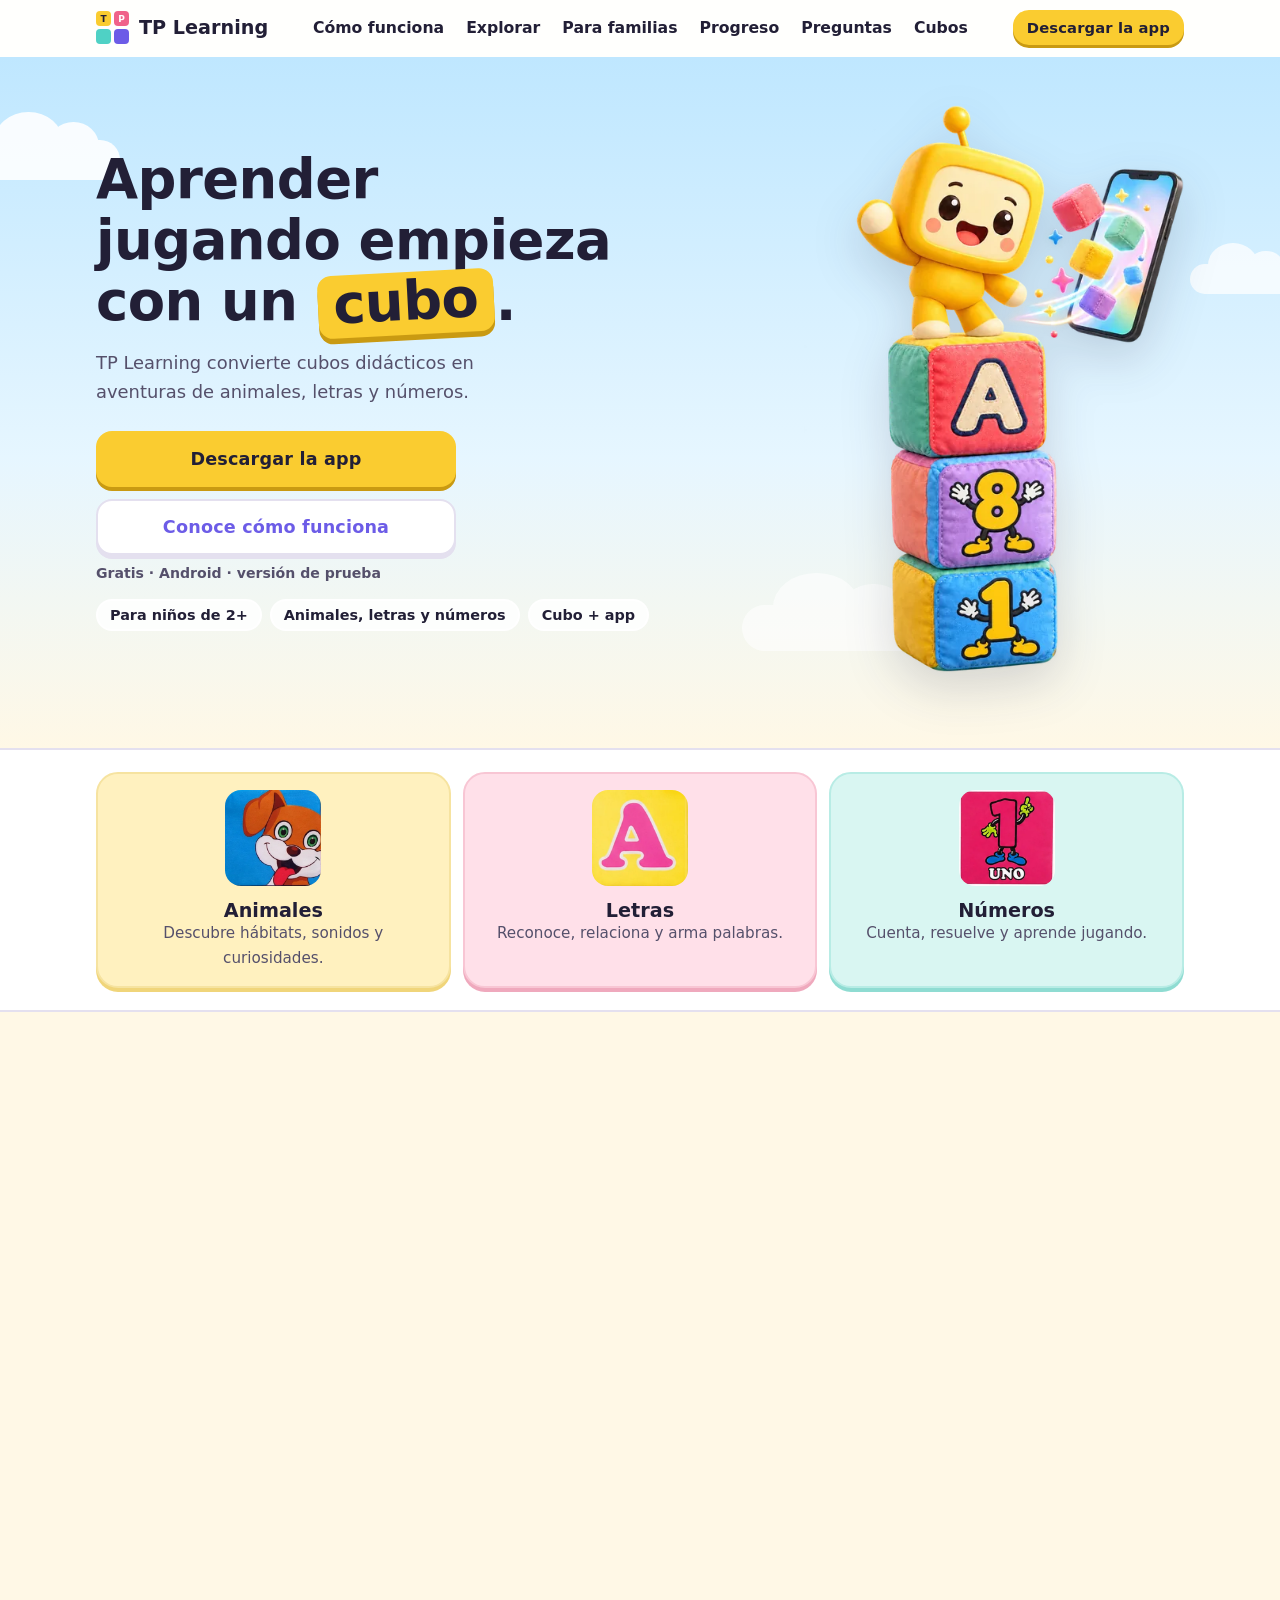
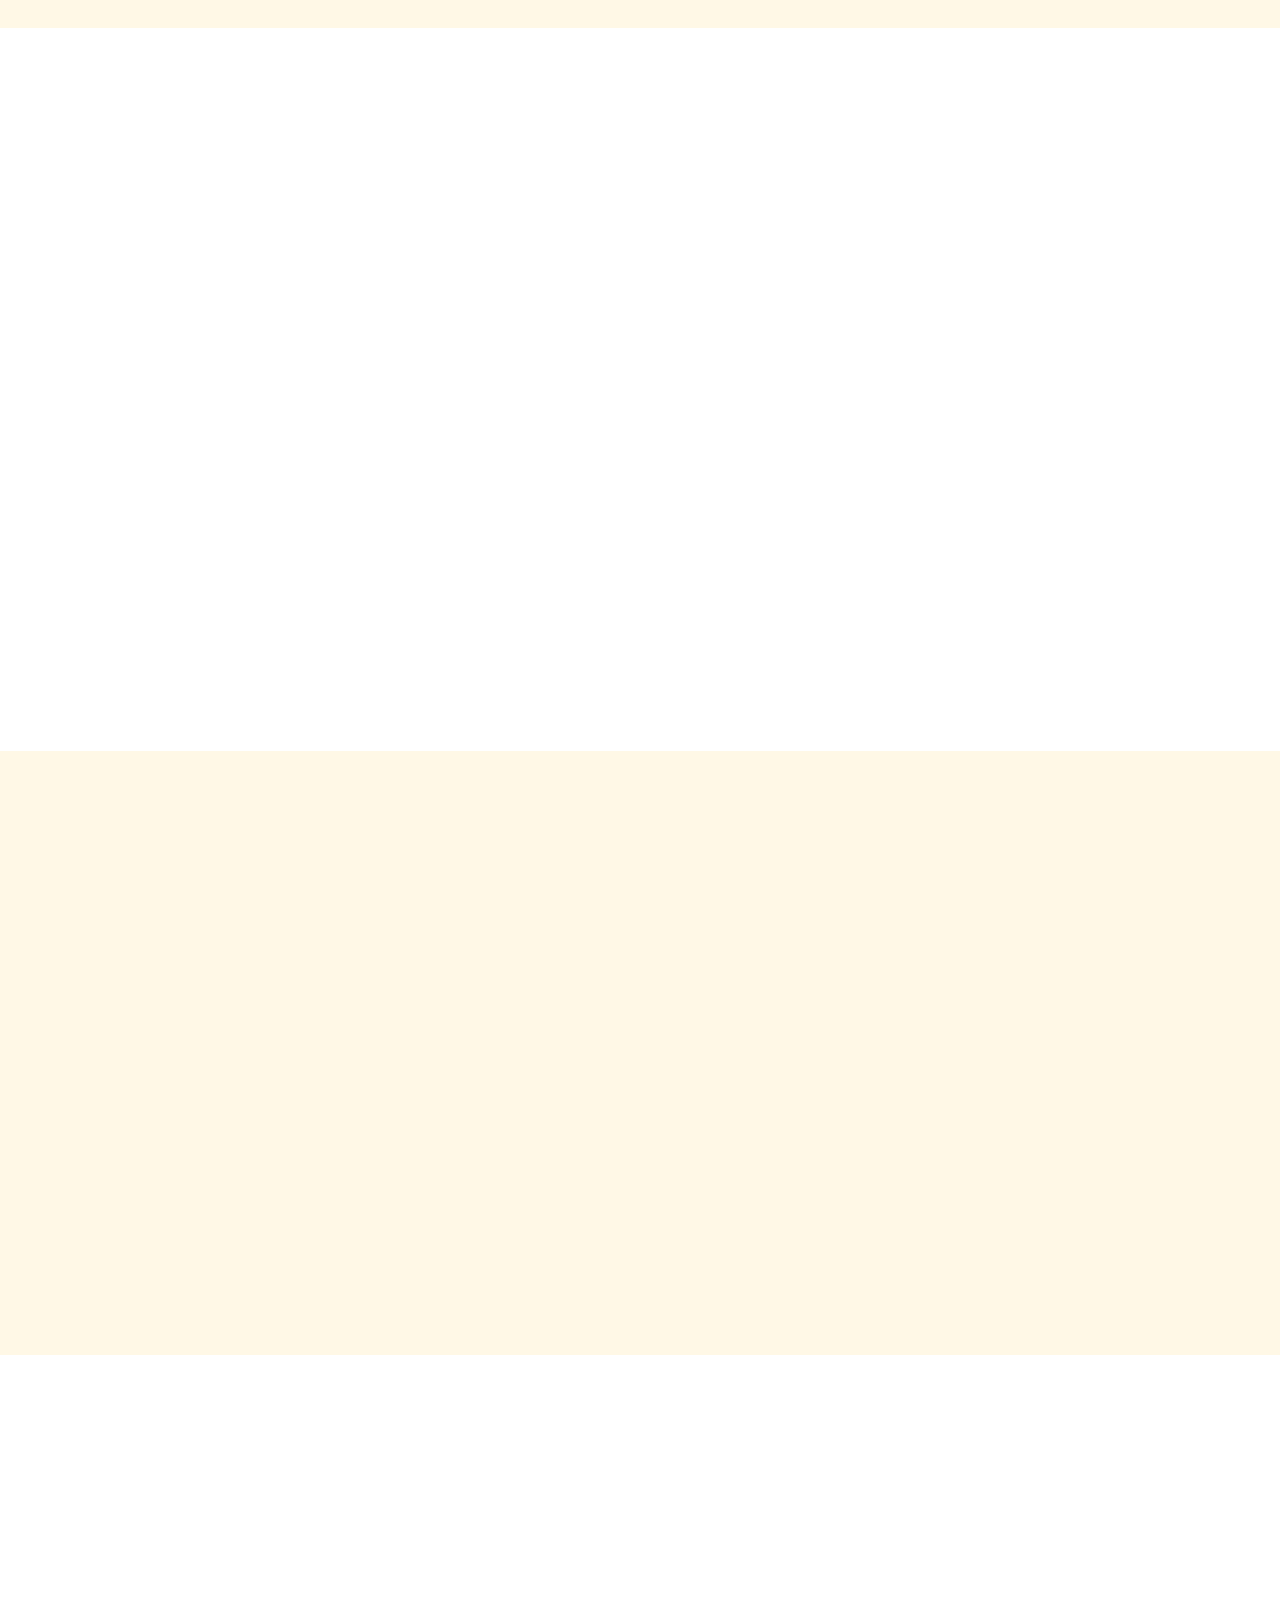
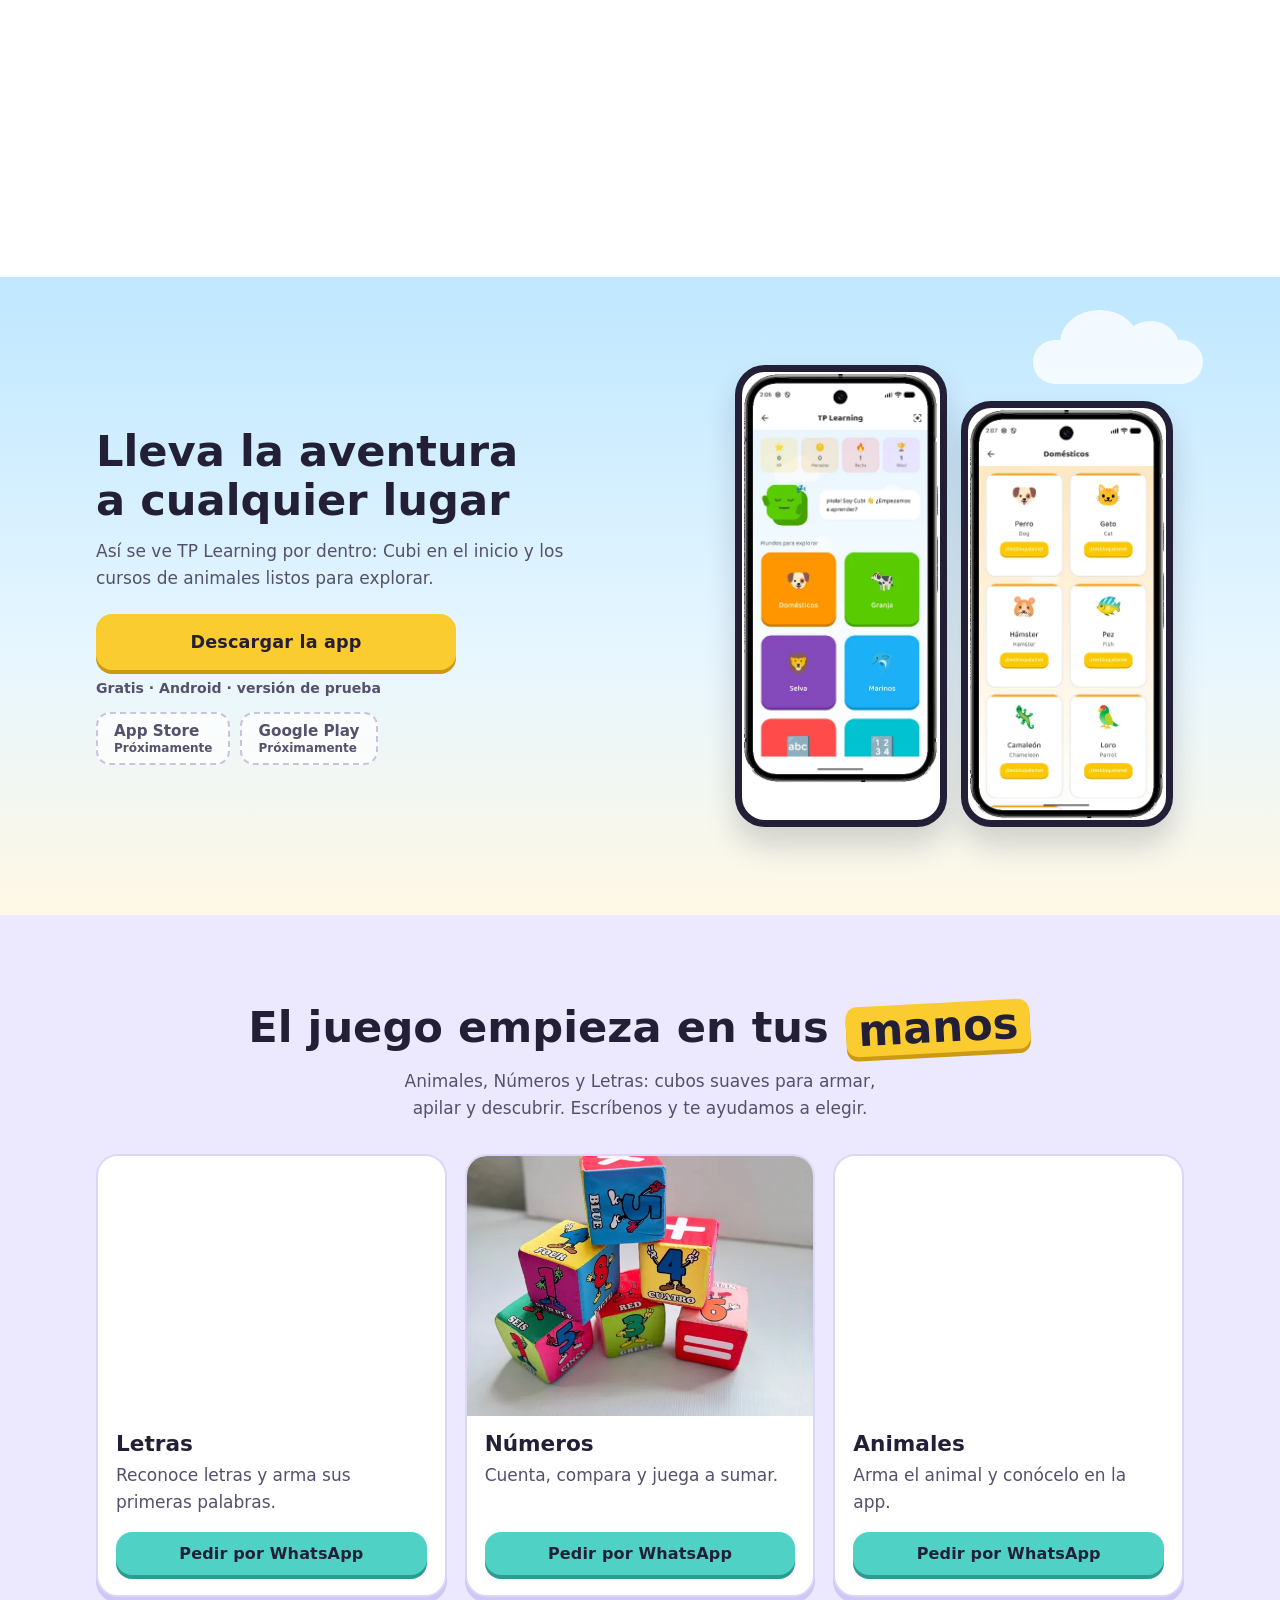
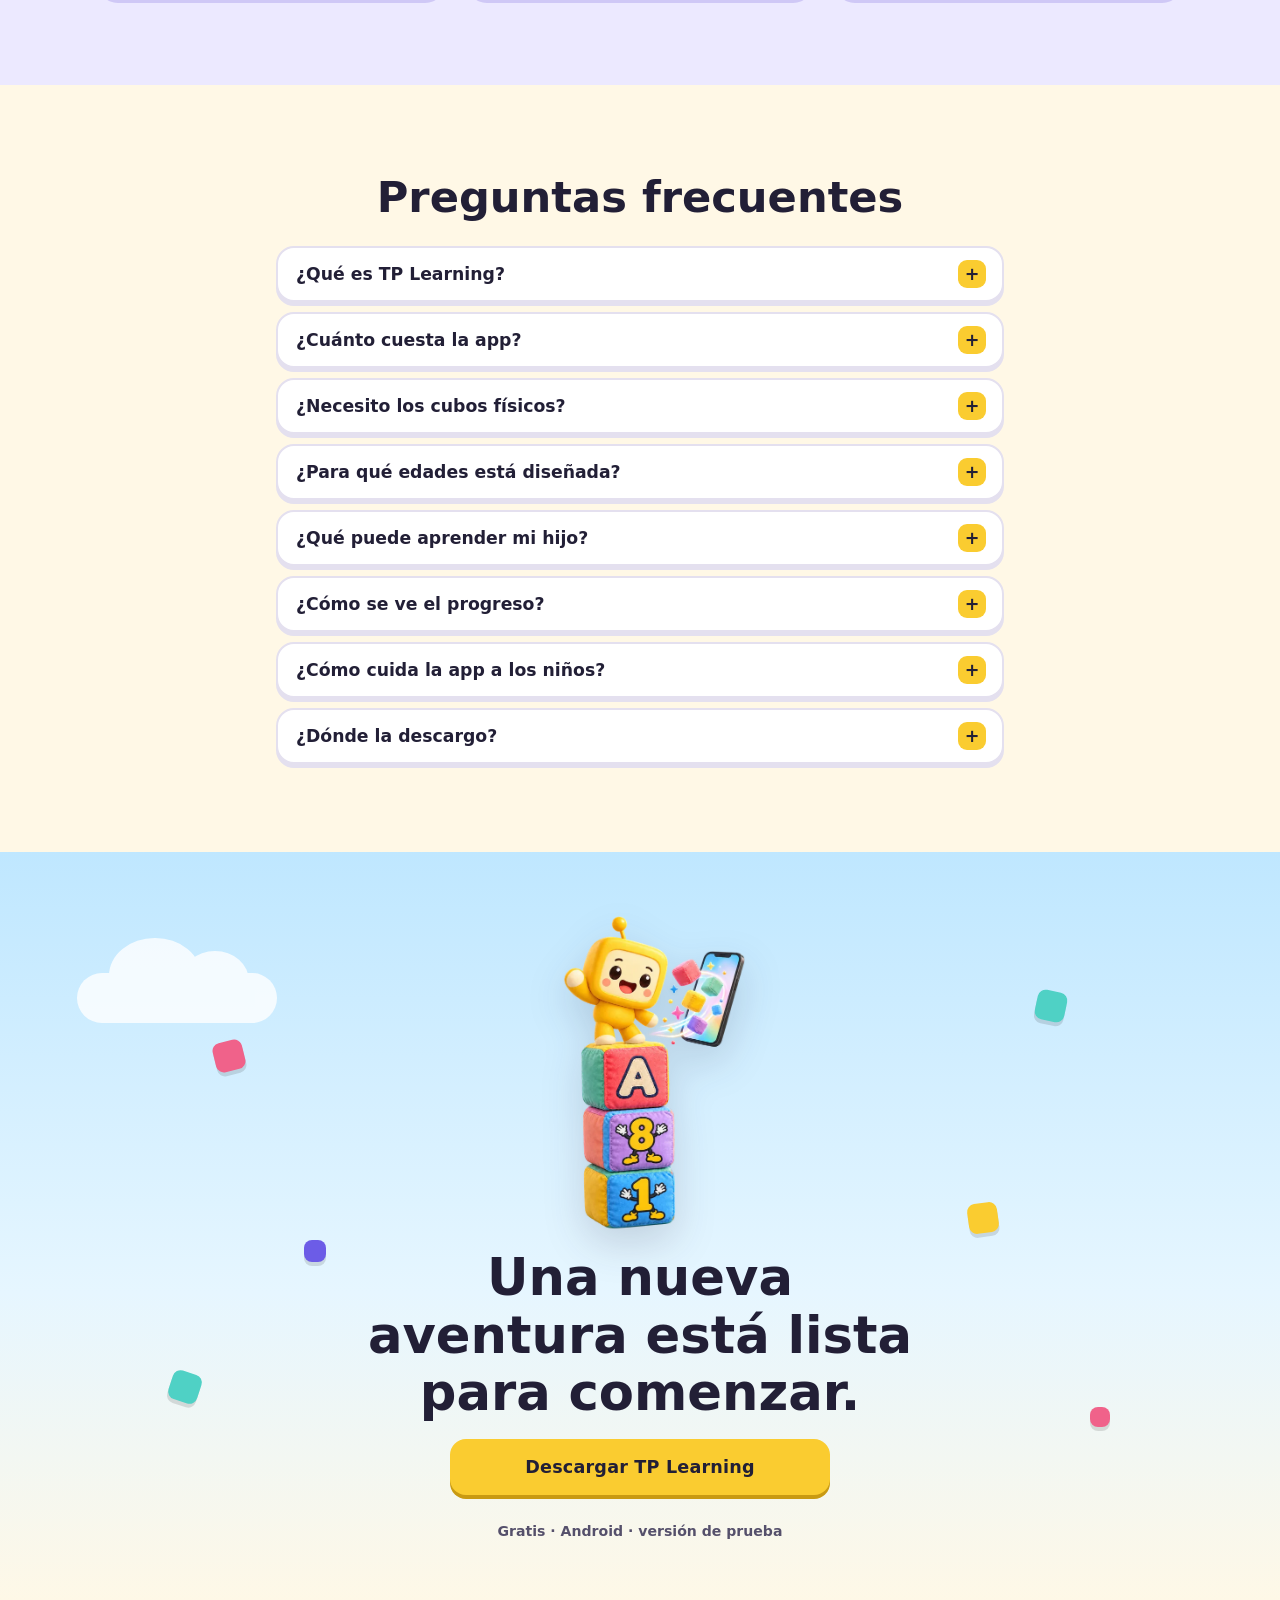
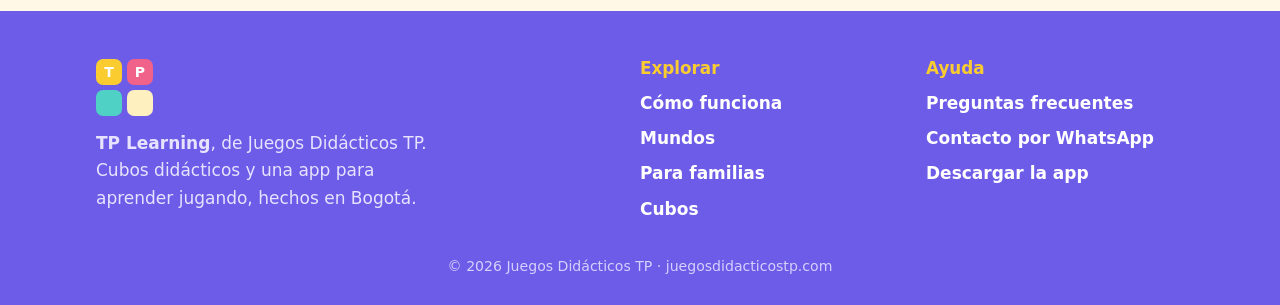
<file: index.html>
<!DOCTYPE html>
<html lang="es">
<head>
  <meta charset="UTF-8">
  <meta name="viewport" content="width=device-width, initial-scale=1">
  <meta http-equiv="Content-Security-Policy" content="default-src 'self'; script-src 'self'; style-src 'self' https://fonts.googleapis.com; font-src https://fonts.gstatic.com; img-src 'self' data:; media-src 'self'; connect-src 'none'; object-src 'none'; frame-src 'none'; base-uri 'self'; form-action 'none'; upgrade-insecure-requests">
  <meta name="referrer" content="strict-origin-when-cross-origin">
  <title>TP Learning · Aprender jugando empieza con un cubo</title>
  <meta name="description" content="TP Learning une cubos didácticos de tela con una app gratis de aventuras de animales, letras y números, guiada por Cubi. Para niños de 2 años en adelante.">
  <link rel="canonical" href="https://juegosdidacticostp.com/">
  <meta name="theme-color" content="#FACC30">
  <meta property="og:type" content="website">
  <meta property="og:url" content="https://juegosdidacticostp.com/">
  <meta property="og:title" content="TP Learning · Aprender jugando empieza con un cubo">
  <meta property="og:description" content="Cubos didácticos que se vuelven aventuras de animales, letras y números en una app gratis.">
  <meta property="og:image" content="https://juegosdidacticostp.com/assets/img/og-tp-learning.png">
  <meta property="og:locale" content="es_CO">
  <meta name="twitter:card" content="summary_large_image">
  <link rel="icon" type="image/png" sizes="32x32" href="assets/img/favicon-32.png">
  <link rel="apple-touch-icon" href="assets/img/favicon-192.png">
  <link rel="preconnect" href="https://fonts.googleapis.com">
  <link rel="preconnect" href="https://fonts.gstatic.com" crossorigin>
  <link rel="stylesheet" href="https://fonts.googleapis.com/css2?family=Fredoka:wght@500;600;700&family=Nunito:wght@400;600;700;800&display=swap">
  <link rel="preload" as="image" href="assets/img/cubi/cubi-hero-480.webp" imagesrcset="assets/img/cubi/cubi-hero-480.webp 480w, assets/img/cubi/cubi-hero-760.webp 760w" imagesizes="(min-width: 900px) 380px, 62vw">
  <link rel="stylesheet" href="assets/css/tp.css">
  <script src="assets/js/tp.js" defer></script>
</head>
<body>
<a class="saltar" href="#contenido">Saltar al contenido</a>

<header class="barra" id="barra">
  <div class="barra-in">
    <a class="marca" href="#inicio" aria-label="TP Learning, inicio">
      <span class="marca-logo" aria-hidden="true"><i>T</i><i>P</i><i></i><i></i></span>
      <span class="marca-nombre">TP Learning</span>
    </a>
    <nav class="menu" id="menu" aria-label="Principal">
      <a href="#como-funciona">Cómo funciona</a>
      <a href="#explorar">Explorar</a>
      <a href="#familias">Para familias</a>
      <a href="#progreso">Progreso</a>
      <a href="#preguntas">Preguntas</a>
      <a href="#cubos">Cubos</a>
    </nav>
    <div class="barra-acciones">
      <a class="boton boton-sm" href="https://github.com/Hideyoshibta/juegosdidacticostp/releases/latest/download/app-release.apk" rel="noopener">Descargar la app</a>
      <button class="menu-boton" id="menuBoton" type="button" aria-expanded="false" aria-controls="menu" aria-label="Abrir menú">
        <span></span><span></span><span></span>
      </button>
    </div>
  </div>
</header>

<main id="contenido">

  <section class="hero cielo" id="inicio" aria-labelledby="hero-titulo">
    <div class="nube n1" aria-hidden="true"></div>
    <div class="nube n2" aria-hidden="true"></div>
    <div class="nube n3" aria-hidden="true"></div>
    <div class="hero-in">
      <div class="hero-img">
        <img src="assets/img/cubi/cubi-hero-480.webp" srcset="assets/img/cubi/cubi-hero-480.webp 480w, assets/img/cubi/cubi-hero-760.webp 760w" sizes="(min-width: 900px) 380px, 62vw" width="480" height="721" alt="Cubi, la mascota de TP Learning, saluda parado sobre una torre de cubos de tela con la letra A y números, mientras unos cubitos de colores entran volando a un celular." fetchpriority="high">
      </div>
      <div class="hero-texto">
        <h1 id="hero-titulo">Aprender jugando empieza con un <span class="ficha">cubo</span>.</h1>
        <p class="hero-sub">TP Learning convierte cubos didácticos en aventuras de animales, letras y números.</p>
        <div class="hero-botones">
          <a class="boton boton-grande" href="https://github.com/Hideyoshibta/juegosdidacticostp/releases/latest/download/app-release.apk" rel="noopener">Descargar la app</a>
          <a class="boton boton-grande boton-borde" href="#como-funciona">Conoce cómo funciona</a>
        </div>
        <p class="hero-nota">Gratis · Android · versión de prueba</p>
        <ul class="confianza" aria-label="Lo esencial">
          <li>Para niños de 2+</li>
          <li>Animales, letras y números</li>
          <li>Cubo + app</li>
        </ul>
      </div>
    </div>
  </section>

  <section class="mundos" id="explorar" aria-labelledby="mundos-titulo">
    <div class="contenedor">
      <h2 class="visually-hidden" id="mundos-titulo">Tres mundos para explorar</h2>
      <ul class="mundos-lista">
        <li class="mundo mundo-animales">
          <img src="assets/img/mundos/mundo-animales.webp" width="300" height="300" alt="Cara de un cubo de tela con un perrito" loading="lazy">
          <div><h3>Animales</h3><p>Descubre hábitats, sonidos y curiosidades.</p></div>
        </li>
        <li class="mundo mundo-letras">
          <img src="assets/img/mundos/mundo-letras.webp" width="300" height="300" alt="Cara de un cubo de tela con la letra A" loading="lazy">
          <div><h3>Letras</h3><p>Reconoce, relaciona y arma palabras.</p></div>
        </li>
        <li class="mundo mundo-numeros">
          <img src="assets/img/mundos/mundo-numeros.webp" width="300" height="300" alt="Cara de un cubo de tela con el número 1 sonriente" loading="lazy">
          <div><h3>Números</h3><p>Cuenta, resuelve y aprende jugando.</p></div>
        </li>
      </ul>
    </div>
  </section>

  <section class="bloque" id="como-funciona" aria-labelledby="b1-titulo">
    <div class="contenedor bloque-in">
      <div class="bloque-texto aparece">
        <h2 id="b1-titulo">Divertido, con propósito y <span class="ficha">gratis</span></h2>
        <p>Tu hijo arma y apila sus cubos, y en la app encuentra al mismo animal, letra o número esperándolo con una aventura. Lecciones cortas que se empiezan y se terminan. Y la app es gratis.</p>
        <ol class="pasos">
          <li><span class="paso-num" aria-hidden="true">1</span><div><strong>Juega con tus cubos.</strong> Arma, apila y descubre cada cara.</div></li>
          <li><span class="paso-num" aria-hidden="true">2</span><div><strong>Encuéntralo en la app.</strong> Lo que ves en el cubo te espera con una aventura.</div></li>
          <li><span class="paso-num" aria-hidden="true">3</span><div><strong>Celebra con Cubi.</strong> Minijuegos de tocar, clasificar y memoria.</div></li>
        </ol>
      </div>
      <div class="bloque-media aparece">
        <div class="collage" aria-hidden="true">
          <img class="collage-cubo c1" src="assets/img/mundos/mundo-letras.webp" width="300" height="300" alt="" loading="lazy">
          <img class="collage-cubo c2" src="assets/img/mundos/mundo-animales.webp" width="300" height="300" alt="" loading="lazy">
          <img class="collage-cubo c3" src="assets/img/mundos/mundo-numeros.webp" width="300" height="300" alt="" loading="lazy">
          <div class="telefono tel-collage"><img src="assets/img/app/app-inicio.webp" width="402" height="840" alt="" loading="lazy"></div>
        </div>
      </div>
    </div>
  </section>

  <section class="bloque bloque-alt" id="metodo" aria-labelledby="b2-titulo">
    <div class="contenedor bloque-in">
      <div class="bloque-texto aparece">
        <h2 id="b2-titulo">Se aprende tocando, viendo y <span class="ficha ficha-menta">escuchando</span></h2>
        <p>Primero con las manos, después en la pantalla. Cada palabra que descubre queda en su diccionario con la voz de Cubi, para escucharla las veces que quiera.</p>
        <ul class="sentidos">
          <li><span aria-hidden="true">✋</span>Tocar</li>
          <li><span aria-hidden="true">👀</span>Ver</li>
          <li><span aria-hidden="true">👂</span>Escuchar</li>
        </ul>
      </div>
      <div class="bloque-media aparece">
        <figure class="foto-marco">
          <img src="assets/img/cubos/cubos-numeros.webp" width="640" height="853" alt="Cubos de tela de colores con números y animales sobre una mesa" loading="lazy">
        </figure>
      </div>
    </div>
  </section>

  <section class="bloque" id="cubi" aria-labelledby="b3-titulo">
    <div class="contenedor bloque-in">
      <div class="bloque-texto aparece">
        <h2 id="b3-titulo"><span class="ficha ficha-coral">Cubi</span> acompaña cada descubrimiento</h2>
        <p>Anima, da pistas y celebra cada logro. Si algo sale mal, Cubi no se pone triste: lo intentan otra vez, juntos. Aquí no hay rachas que se pierden: los premios se acumulan.</p>
      </div>
      <div class="bloque-media aparece">
        <div class="telefono tel-mock" role="img" aria-label="Prototipo de la pantalla Retos de hoy: tres retos, dos completados, y premios acumulados">
          <span class="etiqueta">Prototipo</span>
          <div class="mock-cabeza">Retos de hoy</div>
          <ul class="retos">
            <li class="hecho"><span class="check" aria-hidden="true"></span>Encuentra al tigre</li>
            <li class="hecho"><span class="check" aria-hidden="true"></span>Cuenta 3 estrellas</li>
            <li><span class="check" aria-hidden="true"></span>Arma la palabra SOL</li>
          </ul>
          <div class="premios"><span class="premios-titulo">Tus premios</span><span class="estrellas" aria-hidden="true">★★★★★★★</span><span class="premios-nota">¡Siguen sumando!</span></div>
          <div class="burbuja">¡Bien hecho! 🎉</div>
        </div>
      </div>
    </div>
  </section>

  <section class="bloque bloque-alt" id="familias" aria-labelledby="b4-titulo">
    <div class="contenedor bloque-in">
      <div class="bloque-texto aparece">
        <h2 id="b4-titulo">Más de lo que le <span class="ficha ficha-morado">gusta</span></h2>
        <p>La app nota qué mundo disfruta más tu hijo y le propone su próxima aventura. En “Mi progreso” ves sus intereses y logros, explicados con calma y sin compararlo con nadie.</p>
        <ul class="beneficios">
          <li>Actividades cortas y con propósito.</li>
          <li>Progreso que se ve, sin presión.</li>
          <li>El cubo y la app se complementan.</li>
          <li>Sin rankings ni rachas que se pierden.</li>
        </ul>
      </div>
      <div class="bloque-media aparece">
        <div class="panel" role="img" aria-label="Ejemplo del panel Mi progreso: Animales 50 por ciento, Letras 30 por ciento, Números 20 por ciento, con un logro reciente y la próxima aventura">
          <span class="etiqueta">Ejemplo</span>
          <p class="panel-titulo">Lo que más le interesa</p>
          <div class="barra-int animales"><span>Animales</span><i></i></div>
          <div class="barra-int letras"><span>Letras</span><i></i></div>
          <div class="barra-int numeros"><span>Números</span><i></i></div>
          <div class="panel-fila"><span class="panel-k">Logro reciente</span><span>Conoció al tigre 🐯</span></div>
          <div class="panel-fila"><span class="panel-k">Próxima aventura</span><span>Los animales de la selva</span></div>
        </div>
      </div>
    </div>
  </section>

  <section class="banda-descarga cielo" id="progreso" aria-labelledby="descarga-titulo">
    <div class="nube n4" aria-hidden="true"></div>
    <div class="contenedor descarga-in">
      <div class="descarga-texto">
        <h2 id="descarga-titulo">Lleva la aventura a cualquier lugar</h2>
        <p>Así se ve TP Learning por dentro: Cubi en el inicio y los cursos de animales listos para explorar.</p>
        <a class="boton boton-grande" href="https://github.com/Hideyoshibta/juegosdidacticostp/releases/latest/download/app-release.apk" rel="noopener">Descargar la app</a>
        <p class="hero-nota">Gratis · Android · versión de prueba</p>
        <div class="tiendas">
          <span class="tienda" aria-disabled="true">App Store <small>Próximamente</small></span>
          <span class="tienda" aria-disabled="true">Google Play <small>Próximamente</small></span>
        </div>
      </div>
      <div class="telefonos">
        <div class="telefono"><img src="assets/img/app/app-inicio.webp" width="402" height="840" alt="Pantalla de inicio de la app TP Learning con Cubi y los mundos para elegir" loading="lazy"></div>
        <div class="telefono t2"><img src="assets/img/app/app-domesticos.webp" width="402" height="840" alt="Pantalla del curso de animales domésticos con perro, gato, hámster, pez, camaleón y loro" loading="lazy"></div>
      </div>
    </div>
  </section>

  <section class="banda-cubos" id="cubos" aria-labelledby="cubos-titulo">
    <div class="contenedor">
      <h2 id="cubos-titulo">El juego empieza en tus <span class="ficha">manos</span></h2>
      <p class="banda-sub">Animales, Números y Letras: cubos suaves para armar, apilar y descubrir. Escríbenos y te ayudamos a elegir.</p>
      <ul class="sets">
        <li class="set">
          <img class="foto-abajo" src="assets/img/cubos/cubos-letras.webp" width="640" height="960" alt="Mano sosteniendo un cubo de tela con letras, junto a otros cubos de letras" loading="lazy">
          <div class="set-texto"><h3>Letras</h3><p>Reconoce letras y arma sus primeras palabras.</p>
          <a class="boton boton-wa" href="https://wa.me/573163399222?text=Hola!%20Me%20interesan%20los%20cubos%20de%20Letras" rel="noopener noreferrer" target="_blank">Pedir por WhatsApp</a></div>
        </li>
        <li class="set">
          <img src="assets/img/cubos/cubos-numeros.webp" width="640" height="853" alt="Cubos de tela con números y signos de suma" loading="lazy">
          <div class="set-texto"><h3>Números</h3><p>Cuenta, compara y juega a sumar.</p>
          <a class="boton boton-wa" href="https://wa.me/573163399222?text=Hola!%20Me%20interesan%20los%20cubos%20de%20N%C3%BAmeros" rel="noopener noreferrer" target="_blank">Pedir por WhatsApp</a></div>
        </li>
        <li class="set">
          <img src="assets/img/cubos/cubos-animales.webp" width="640" height="960" alt="Cubo de tela que forma la imagen de un perrito" loading="lazy">
          <div class="set-texto"><h3>Animales</h3><p>Arma el animal y conócelo en la app.</p>
          <a class="boton boton-wa" href="https://wa.me/573163399222?text=Hola!%20Me%20interesan%20los%20cubos%20de%20Animales" rel="noopener noreferrer" target="_blank">Pedir por WhatsApp</a></div>
        </li>
      </ul>
    </div>
  </section>

  <section class="faq" id="preguntas" aria-labelledby="faq-titulo">
    <div class="contenedor faq-in">
      <h2 id="faq-titulo">Preguntas frecuentes</h2>
      <div class="faq-lista">
        <details><summary>¿Qué es TP Learning?</summary><p>Una forma de aprender que une cubos didácticos de tela con una app de aventuras, minijuegos y misiones guiadas por Cubi.</p></details>
        <details><summary>¿Cuánto cuesta la app?</summary><p>Nada: la app es gratis. Los cubos se compran aparte.</p></details>
        <details><summary>¿Necesito los cubos físicos?</summary><p>La app funciona por su cuenta, y se disfruta más con los cubos al lado: cada mundo de la app tiene su cubo.</p></details>
        <details><summary>¿Para qué edades está diseñada?</summary><p>Para niños de 2 años en adelante.</p></details>
        <details><summary>¿Qué puede aprender mi hijo?</summary><p>A reconocer animales y sus hábitats, letras y primeras palabras, y a contar y resolver retos sencillos.</p></details>
        <details><summary>¿Cómo se ve el progreso?</summary><p>En “Mi progreso” verás lo que más le interesa, sus logros recientes y su próxima aventura. Sin puntajes contra otros niños.</p></details>
        <details><summary>¿Cómo cuida la app a los niños?</summary><p>Está pensada para ellos: los errores no se castigan, Cubi nunca se pone triste y no hay rachas ni presión de tiempo.</p></details>
        <details><summary>¿Dónde la descargo?</summary><p>Hoy está disponible para Android como versión de prueba. App Store y Google Play llegarán pronto.</p></details>
      </div>
    </div>
  </section>

  <section class="cierre cielo" id="descargar" aria-labelledby="cierre-titulo">
    <div class="nube n5" aria-hidden="true"></div>
    <div class="contenedor cierre-in">
      <div class="cubitos" aria-hidden="true"><i></i><i></i><i></i><i></i><i></i><i></i></div>
      <img class="cierre-img" src="assets/img/cubi/cubi-hero-480.webp" width="480" height="721" alt="" loading="lazy">
      <h2 id="cierre-titulo">Una nueva aventura está lista para comenzar.</h2>
      <a class="boton boton-grande" href="https://github.com/Hideyoshibta/juegosdidacticostp/releases/latest/download/app-release.apk" rel="noopener">Descargar TP Learning</a>
      <p class="hero-nota">Gratis · Android · versión de prueba</p>
    </div>
  </section>

</main>

<footer class="pie">
  <div class="contenedor pie-in">
    <div class="pie-marca">
      <span class="marca-logo grande" aria-hidden="true"><i>T</i><i>P</i><i></i><i></i></span>
      <p><strong>TP Learning</strong>, de Juegos Didácticos TP. Cubos didácticos y una app para aprender jugando, hechos en Bogotá.</p>
    </div>
    <nav class="pie-col" aria-label="Explorar">
      <h3>Explorar</h3>
      <a href="#como-funciona">Cómo funciona</a>
      <a href="#explorar">Mundos</a>
      <a href="#familias">Para familias</a>
      <a href="#cubos">Cubos</a>
    </nav>
    <nav class="pie-col" aria-label="Ayuda">
      <h3>Ayuda</h3>
      <a href="#preguntas">Preguntas frecuentes</a>
      <a href="https://wa.me/573163399222" rel="noopener noreferrer" target="_blank">Contacto por WhatsApp</a>
      <a href="https://github.com/Hideyoshibta/juegosdidacticostp/releases/latest/download/app-release.apk" rel="noopener">Descargar la app</a>
    </nav>
  </div>
  <p class="pie-legal">© 2026 Juegos Didácticos TP · juegosdidacticostp.com</p>
</footer>
</body>
</html>
</file>
<file: assets/css/tp.css>
/* TP Learning · Cielo de Cubi — estructura inspirada en el ritmo de duolingo.com, identidad propia de TP */
:root{
  --amarillo:#FACC30; --amarillo-base:#C99A12; --amarillo-suave:#FFF1BF;
  --coral:#F0628A; --coral-base:#B9415F; --coral-suave:#FFE0E9;
  --menta:#4FD1C5; --menta-base:#2E9B91; --menta-suave:#D9F6F2;
  --morado:#6C5CE7; --morado-base:#4B3DB8; --morado-suave:#ECE9FF;
  --cielo:#BFE7FF; --cielo-2:#E6F6FF; --crema:#FFF8E6;
  --tinta:#221F36; --tinta-suave:#55506B; --linea:#E4E0EF; --blanco:#FFFFFF;
  --f-titulo:'Fredoka','Nunito',system-ui,sans-serif;
  --f-texto:'Nunito',system-ui,-apple-system,'Segoe UI',sans-serif;
  --radio:22px; --gutter:max(16px,env(safe-area-inset-left,0px));
}
*,*::before,*::after{box-sizing:border-box}
html{scroll-behavior:smooth;scroll-padding-top:84px}
body{margin:0;font-family:var(--f-texto);font-size:17px;line-height:1.6;color:var(--tinta);background:var(--crema);-webkit-font-smoothing:antialiased}
img{max-width:100%;height:auto;display:block}
h1,h2,h3{font-family:var(--f-titulo);line-height:1.12;margin:0;text-wrap:balance;color:var(--tinta)}
p{margin:0}
a{color:var(--morado)}
:focus-visible{outline:3px solid var(--morado);outline-offset:3px;border-radius:8px}
.visually-hidden{position:absolute!important;width:1px;height:1px;overflow:hidden;clip:rect(0 0 0 0);white-space:nowrap}
.saltar{position:absolute;left:12px;top:-60px;background:var(--tinta);color:#fff;padding:10px 14px;border-radius:12px;z-index:100}
.saltar:focus{top:12px}
.contenedor{max-width:1120px;margin:0 auto;padding-left:max(16px,env(safe-area-inset-left,0px));padding-right:max(16px,env(safe-area-inset-right,0px))}

/* Ficha-cubo: la palabra clave de cada título, igual que en los reels */
.ficha{display:inline-block;padding:0 .28em .04em;border-radius:.26em;background:var(--amarillo);box-shadow:0 .1em 0 var(--amarillo-base);transform:rotate(-3deg);margin:0 .04em}
.ficha-menta{background:var(--menta);box-shadow:0 .1em 0 var(--menta-base)}
.ficha-coral{background:var(--coral);color:#fff;box-shadow:0 .1em 0 var(--coral-base);transform:rotate(2deg)}
.ficha-morado{background:var(--morado);color:#fff;box-shadow:0 .1em 0 var(--morado-base);transform:rotate(2deg)}

/* Botón-cubo: se hunde al tocar */
.boton{display:inline-flex;align-items:center;justify-content:center;gap:8px;font:700 1rem var(--f-titulo);letter-spacing:.01em;text-decoration:none;color:var(--tinta);background:var(--amarillo);border:0;border-radius:16px;padding:12px 20px;box-shadow:0 4px 0 var(--amarillo-base);transition:transform .08s ease,box-shadow .08s ease,filter .15s ease;cursor:pointer;text-align:center}
.boton:hover{filter:brightness(1.04)}
.boton:active{transform:translateY(4px);box-shadow:0 0 0 var(--amarillo-base)}
.boton-grande{font-size:1.1rem;padding:15px 26px;min-height:56px;width:100%}
.boton-sm{font-size:.92rem;padding:9px 14px;box-shadow:0 3px 0 var(--amarillo-base)}
.boton-borde{background:var(--blanco);color:var(--morado);box-shadow:0 4px 0 var(--linea);border:2px solid var(--linea)}
.boton-borde:active{box-shadow:0 0 0 var(--linea)}
.boton-wa{background:var(--menta);box-shadow:0 4px 0 var(--menta-base);width:100%}
.boton-wa:active{box-shadow:0 0 0 var(--menta-base)}

/* Barra superior */
.barra{position:sticky;top:0;z-index:50;background:rgba(255,255,255,.92);backdrop-filter:saturate(1.4) blur(10px);border-bottom:2px solid transparent;transition:border-color .2s}
.barra.con-borde{border-bottom-color:var(--linea)}
.barra-in{max-width:1120px;margin:0 auto;display:flex;align-items:center;justify-content:space-between;gap:12px;padding:10px max(16px,env(safe-area-inset-right,0px)) 10px max(16px,env(safe-area-inset-left,0px))}
.marca{display:flex;align-items:center;gap:10px;text-decoration:none;color:var(--tinta)}
.marca-nombre{font:700 1.2rem var(--f-titulo)}
.marca-logo{display:grid;grid-template-columns:repeat(2,15px);gap:3px}
.marca-logo i{width:15px;height:15px;border-radius:4px;display:grid;place-items:center;font:700 9px var(--f-titulo);font-style:normal}
.marca-logo i:nth-child(1){background:var(--amarillo)}
.marca-logo i:nth-child(2){background:var(--coral);color:#fff}
.marca-logo i:nth-child(3){background:var(--menta)}
.marca-logo i:nth-child(4){background:var(--morado)}
.marca-logo.grande{grid-template-columns:repeat(2,26px);gap:5px}
.marca-logo.grande i{width:26px;height:26px;border-radius:7px;font-size:14px}
.barra-acciones{display:flex;align-items:center;gap:8px}
.menu{display:none}
.menu-boton{width:44px;height:44px;border-radius:14px;border:2px solid var(--linea);background:#fff;display:flex;flex-direction:column;align-items:center;justify-content:center;gap:4px;cursor:pointer}
.menu-boton span{width:18px;height:2.5px;border-radius:2px;background:var(--tinta);transition:transform .2s,opacity .2s}
.menu-abierto .menu-boton span:nth-child(1){transform:translateY(6.5px) rotate(45deg)}
.menu-abierto .menu-boton span:nth-child(2){opacity:0}
.menu-abierto .menu-boton span:nth-child(3){transform:translateY(-6.5px) rotate(-45deg)}
.menu-abierto .menu{display:flex;flex-direction:column;position:absolute;left:0;right:0;top:100%;background:#fff;border-bottom:2px solid var(--linea);padding:8px max(16px,env(safe-area-inset-right,0px)) 16px max(16px,env(safe-area-inset-left,0px))}
.menu a{font:600 1.05rem var(--f-titulo);color:var(--tinta);text-decoration:none;padding:12px 6px;border-radius:12px}
.menu a:hover{background:var(--cielo-2)}

/* Cielo con nubes */
.cielo{position:relative;overflow:hidden;background:linear-gradient(180deg,var(--cielo) 0%,var(--cielo-2) 58%,var(--crema) 100%)}
.nube{position:absolute;background:#fff;border-radius:999px;opacity:.9;pointer-events:none}
.nube::before,.nube::after{content:"";position:absolute;background:#fff;border-radius:50%}
.nube::before{width:46%;height:150%;left:16%;top:-70%}
.nube::after{width:34%;height:120%;right:14%;top:-45%}
.n1{width:150px;height:40px;top:12%;left:-30px}
.n2{width:110px;height:30px;top:30%;right:-20px;opacity:.75}
.n3{width:190px;height:46px;bottom:14%;left:58%;opacity:.6}
.n4{width:170px;height:44px;top:10%;right:6%;opacity:.8}
.n5{width:200px;height:50px;top:16%;left:6%;opacity:.8}
@media (prefers-reduced-motion:no-preference){
  .nube{animation:flotar 14s ease-in-out infinite alternate}
  .n2,.n4{animation-duration:18s}
  .n3,.n5{animation-duration:22s;animation-direction:alternate-reverse}
}
@keyframes flotar{to{transform:translateX(28px)}}

/* Hero */
.hero-in{position:relative;z-index:1;max-width:1120px;margin:0 auto;padding:24px max(16px,env(safe-area-inset-right,0px)) 48px max(16px,env(safe-area-inset-left,0px));display:flex;flex-direction:column;align-items:center;gap:20px;text-align:center}
.hero-img{width:min(62vw,300px)}
.hero-img img{filter:drop-shadow(0 18px 24px rgba(34,31,54,.16))}
@media (prefers-reduced-motion:no-preference){.hero-img img{animation:rebote 4.5s ease-in-out infinite}}
@keyframes rebote{50%{transform:translateY(-8px)}}
.hero h1{font-size:clamp(2rem,7.4vw,3.4rem);font-weight:700;letter-spacing:-.01em}
.hero-sub{font-size:1.12rem;color:var(--tinta-suave);max-width:34ch;margin:14px auto 0}
.hero-botones{display:flex;flex-direction:column;gap:12px;width:100%;max-width:360px;margin:24px auto 0}
.hero-nota{font:600 .88rem var(--f-titulo);color:var(--tinta-suave);margin-top:10px}
.confianza{list-style:none;padding:0;margin:18px 0 0;display:flex;flex-wrap:wrap;gap:8px;justify-content:center}
.confianza li{font:600 .9rem var(--f-titulo);background:rgba(255,255,255,.85);border:2px solid #fff;padding:6px 12px;border-radius:999px}

/* Franja de mundos */
.mundos{background:#fff;border-top:2px solid var(--linea);border-bottom:2px solid var(--linea);padding-block:22px}
.mundos-lista{list-style:none;margin:0;padding:0;display:grid;grid-template-columns:1fr;gap:12px}
.mundo{display:flex;align-items:center;gap:14px;padding:12px;border-radius:var(--radio);border:2px solid var(--linea);box-shadow:0 4px 0 var(--linea);background:#fff;transition:transform .15s ease}
.mundo:hover{transform:translateY(-3px)}
.mundo img{width:72px;height:72px;border-radius:16px;object-fit:cover;flex:none}
.mundo h3{font-size:1.2rem}
.mundo p{font-size:.95rem;color:var(--tinta-suave)}
.mundo-animales{background:var(--amarillo-suave);border-color:#F6E3A0;box-shadow:0 4px 0 #F0D57A}
.mundo-letras{background:var(--coral-suave);border-color:#F8C6D4;box-shadow:0 4px 0 #EFA9BD}
.mundo-numeros{background:var(--menta-suave);border-color:#B8ECE5;box-shadow:0 4px 0 #8FDCD2}

/* Bloques alternados */
.bloque{padding-block:56px;background:var(--crema)}
.bloque-alt{background:#fff}
.bloque-in{display:flex;flex-direction:column;gap:32px;align-items:center}
.bloque-texto{max-width:520px;min-width:0}
.bloque h2,.banda-cubos h2,.faq h2,.descarga-texto h2{font-size:clamp(1.8rem,5.6vw,2.7rem);font-weight:700;margin-bottom:14px}
.bloque-texto p{color:var(--tinta-suave);font-size:1.07rem}
.bloque-media{width:100%;max-width:440px;min-width:0}
.pasos{list-style:none;padding:0;margin:22px 0 0;display:flex;flex-direction:column;gap:12px}
.pasos li{display:flex;gap:12px;align-items:flex-start}
.paso-num{flex:none;width:34px;height:34px;border-radius:10px;display:grid;place-items:center;font:700 1rem var(--f-titulo);background:var(--amarillo);box-shadow:0 3px 0 var(--amarillo-base)}
.pasos li:nth-child(2) .paso-num{background:var(--coral);color:#fff;box-shadow:0 3px 0 var(--coral-base)}
.pasos li:nth-child(3) .paso-num{background:var(--menta);box-shadow:0 3px 0 var(--menta-base)}
.sentidos{list-style:none;padding:0;margin:20px 0 0;display:flex;flex-wrap:wrap;gap:10px}
.sentidos li{display:flex;align-items:center;gap:8px;font:600 1rem var(--f-titulo);background:var(--menta-suave);padding:8px 14px;border-radius:14px}
.beneficios{margin:18px 0 0;padding-left:1.2em;color:var(--tinta-suave)}
.beneficios li{margin:6px 0}
.beneficios li::marker{color:var(--morado)}

/* Collage del bloque 1 */
.collage{position:relative;aspect-ratio:1/1;max-width:100%}
.collage-cubo{position:absolute;width:38%;border-radius:20px;box-shadow:0 8px 0 rgba(34,31,54,.12),0 14px 24px rgba(34,31,54,.12)}
.c1{left:2%;top:6%;transform:rotate(-8deg)}
.c2{left:6%;bottom:6%;transform:rotate(6deg)}
.c3{left:28%;top:34%;transform:rotate(-2deg);width:30%}
.tel-collage{position:absolute;right:4%;top:2%;width:44%}

/* Teléfonos */
.telefono{position:relative;border:7px solid var(--tinta);border-radius:30px;overflow:hidden;background:#fff;box-shadow:0 18px 30px rgba(34,31,54,.18)}
.telefono img{width:100%}
.etiqueta{position:absolute;top:10px;right:10px;font:700 .72rem var(--f-titulo);letter-spacing:.04em;text-transform:uppercase;background:var(--tinta);color:#fff;padding:4px 9px;border-radius:999px;z-index:2}

/* Prototipo Retos de hoy */
.tel-mock{max-width:300px;margin:0 auto;padding:46px 16px 20px;background:linear-gradient(180deg,var(--cielo) 0%,#fff 60%)}
.mock-cabeza{font:700 1.3rem var(--f-titulo);margin-bottom:12px}
.retos{list-style:none;padding:0;margin:0;display:flex;flex-direction:column;gap:9px}
.retos li{display:flex;align-items:center;gap:10px;background:#fff;border:2px solid var(--linea);border-radius:16px;padding:10px 12px;font:600 .98rem var(--f-titulo)}
.check{width:22px;height:22px;border-radius:7px;border:2px solid var(--linea);flex:none;display:grid;place-items:center}
.hecho .check{background:var(--menta);border-color:var(--menta-base)}
.hecho .check::after{content:"✓";color:#fff;font-weight:800;font-size:.85rem}
.premios{margin-top:14px;background:var(--amarillo-suave);border-radius:16px;padding:12px;display:flex;flex-direction:column;gap:2px}
.premios-titulo{font:700 .85rem var(--f-titulo);color:var(--tinta-suave)}
.estrellas{font-size:1.3rem;color:#F5A524;letter-spacing:2px}
.premios-nota{font:600 .85rem var(--f-titulo)}
.burbuja{margin:14px auto 0;width:max-content;background:var(--coral);color:#fff;font:700 1rem var(--f-titulo);padding:8px 16px;border-radius:18px;box-shadow:0 4px 0 var(--coral-base)}
@media (prefers-reduced-motion:no-preference){.burbuja{animation:latido 2.4s ease-in-out infinite}}
@keyframes latido{50%{transform:scale(1.06)}}

/* Panel de progreso */
.panel{position:relative;background:#fff;border:2px solid var(--linea);border-radius:26px;padding:24px 20px 20px;box-shadow:0 6px 0 var(--linea)}
.panel-titulo{font:700 1.15rem var(--f-titulo);margin-bottom:14px}
.barra-int{display:grid;grid-template-columns:92px 1fr;align-items:center;gap:10px;margin:10px 0;font:600 .95rem var(--f-titulo)}
.barra-int i{height:16px;border-radius:999px;background:var(--cielo-2);position:relative;overflow:hidden}
.barra-int i::after{content:"";position:absolute;inset:0 auto 0 0;border-radius:999px}
.barra-int.animales i::after{width:50%;background:var(--amarillo)}
.barra-int.letras i::after{width:30%;background:var(--coral)}
.barra-int.numeros i::after{width:20%;background:var(--menta)}
.panel-fila{display:flex;justify-content:space-between;gap:12px;flex-wrap:wrap;border-top:2px dashed var(--linea);margin-top:12px;padding-top:12px;font-size:.98rem}
.panel-k{font:700 .9rem var(--f-titulo);color:var(--tinta-suave)}

/* Banda de descarga */
.banda-descarga{padding-block:60px}
.descarga-in{position:relative;z-index:1;display:flex;flex-direction:column;align-items:center;gap:36px;text-align:center}
.descarga-texto{max-width:480px;display:flex;flex-direction:column;align-items:center}
.descarga-texto p{color:var(--tinta-suave);margin-bottom:22px}
.descarga-texto .hero-nota{margin-bottom:0}
.descarga-texto .boton{max-width:360px}
.tiendas{display:flex;gap:10px;flex-wrap:wrap;justify-content:center;margin-top:16px}
.tienda{display:flex;flex-direction:column;font:700 .95rem var(--f-titulo);color:var(--tinta-suave);background:rgba(255,255,255,.7);border:2px dashed #C9C3DC;border-radius:14px;padding:8px 16px;line-height:1.2}
.tienda small{font-weight:600;font-size:.75rem}
.telefonos{display:flex;gap:14px;justify-content:center;width:100%;max-width:460px}
.telefonos .telefono{width:46%}
.telefonos .t2{margin-top:36px}

/* Banda de cubos */
.banda-cubos{background:var(--morado-suave);padding-block:60px;text-align:center}
.banda-sub{color:var(--tinta-suave);max-width:46ch;margin:0 auto}
.sets{list-style:none;padding:0;margin:32px 0 0;display:grid;grid-template-columns:1fr;gap:18px;text-align:left}
.set{background:#fff;border-radius:var(--radio);overflow:hidden;border:2px solid #DCD6FA;box-shadow:0 6px 0 #CFC8F6;display:flex;flex-direction:column}
.set img{aspect-ratio:4/3;object-fit:cover;width:100%}
.set-texto{padding:16px 18px 20px;display:flex;flex-direction:column;gap:6px;flex:1}
.set-texto h3{font-size:1.35rem}
.set-texto p{color:var(--tinta-suave);margin-bottom:10px;flex:1}

/* Preguntas */
.faq{padding-block:60px;background:var(--crema)}
.faq-in{max-width:760px}
.faq h2{text-align:center;margin-bottom:24px}
.faq-lista{display:flex;flex-direction:column;gap:10px}
.faq details{background:#fff;border:2px solid var(--linea);border-radius:18px;box-shadow:0 4px 0 var(--linea)}
.faq summary{cursor:pointer;list-style:none;padding:16px 50px 16px 18px;font:600 1.08rem var(--f-titulo);position:relative}
.faq summary::-webkit-details-marker{display:none}
.faq summary::after{content:"+";position:absolute;right:16px;top:50%;transform:translateY(-50%);width:28px;height:28px;border-radius:9px;background:var(--amarillo);display:grid;place-items:center;font:700 1.1rem var(--f-titulo);transition:transform .2s}
.faq details[open] summary::after{content:"–"}
.faq details p{padding:0 18px 18px;color:var(--tinta-suave)}

/* Cierre */
.cierre{padding-block:64px 72px;text-align:center}
.cierre-in{position:relative;z-index:1;display:flex;flex-direction:column;align-items:center;gap:18px}
.cierre-img{width:min(46vw,210px);filter:drop-shadow(0 16px 20px rgba(34,31,54,.16))}
.cierre h2{font-size:clamp(2rem,6.6vw,3.2rem);max-width:16ch}
.cierre .boton{max-width:380px}
.cubitos{position:absolute;inset:0;pointer-events:none}
.cubitos i{position:absolute;width:30px;height:30px;border-radius:8px;box-shadow:0 4px 0 rgba(0,0,0,.12)}
.cubitos i:nth-child(1){background:var(--coral);left:12%;top:20%;transform:rotate(-14deg)}
.cubitos i:nth-child(2){background:var(--menta);right:12%;top:12%;transform:rotate(12deg)}
.cubitos i:nth-child(3){background:var(--morado);left:20%;top:52%;width:22px;height:22px}
.cubitos i:nth-child(4){background:var(--amarillo);right:18%;top:46%;transform:rotate(-8deg)}
.cubitos i:nth-child(5){background:var(--coral);right:8%;bottom:18%;width:20px;height:20px}
.cubitos i:nth-child(6){background:var(--menta);left:8%;bottom:22%;transform:rotate(18deg)}
@media (prefers-reduced-motion:no-preference){
  .cubitos i{animation:saltito 3.2s ease-in-out infinite}
  .cubitos i:nth-child(even){animation-delay:-1.6s}
}
@keyframes saltito{50%{translate:0 -14px}}

/* Pie */
.pie{background:var(--morado);color:#fff;padding-block:48px 28px}
.pie-in{display:grid;grid-template-columns:1fr;gap:28px}
.pie-marca{display:flex;flex-direction:column;gap:14px;max-width:360px}
.pie-marca p{color:#E7E3FF}
.pie-col{display:flex;flex-direction:column;gap:8px}
.pie-col h3{color:var(--amarillo);font-size:1.05rem;margin-bottom:4px}
.pie-col a{color:#fff;text-decoration:none;font-weight:600}
.pie-col a:hover{text-decoration:underline}
.pie :focus-visible{outline-color:var(--amarillo)}
.pie-legal{text-align:center;color:#D6D0FF;font-size:.88rem;margin-top:32px;padding-inline:16px}

/* Entrada al hacer scroll: visible por defecto, solo se anima si hay JS y movimiento */
.js .aparece{opacity:0;transform:translateY(22px);transition:opacity .6s ease,transform .6s cubic-bezier(.22,1,.36,1)}
.js .aparece.visible{opacity:1;transform:none}
@media (prefers-reduced-motion:reduce){.js .aparece{opacity:1;transform:none;transition:none}html{scroll-behavior:auto}}

/* Tableta */
@media (min-width:640px){
  .mundos-lista{grid-template-columns:repeat(3,1fr)}
  .mundo{flex-direction:column;text-align:center;padding:16px}
  .mundo img{width:96px;height:96px}
  .sets{grid-template-columns:repeat(3,1fr)}
  .hero-botones{flex-direction:column}
  .pie-in{grid-template-columns:2fr 1fr 1fr}
}
/* Escritorio */
@media (min-width:900px){
  .menu{display:flex;gap:2px}
  .menu a{font-size:.98rem;padding:8px 10px}
  .menu-boton{display:none}
  .hero-in{flex-direction:row-reverse;justify-content:space-between;text-align:left;padding-top:48px;padding-bottom:72px;gap:48px}
  .hero-img{width:380px;flex:none}
  .hero-texto{max-width:560px}
  .hero-sub{margin-left:0}
  .hero-botones{margin-left:0}
  .confianza{justify-content:flex-start}
  .bloque{padding-block:88px}
  .bloque-in{flex-direction:row;justify-content:space-between;gap:64px}
  .bloque-alt .bloque-in{flex-direction:row-reverse}
  .bloque-texto{flex:1}
  .bloque-media{flex:0 0 440px}
  .descarga-in{flex-direction:row;justify-content:space-between;text-align:left}
  .descarga-texto{align-items:flex-start}
  .banda-descarga,.banda-cubos,.faq{padding-block:88px}
}

/* Ajustes tras revisión visual */
.foto-marco{margin:0;border-radius:26px;overflow:hidden;border:6px solid #fff;box-shadow:0 6px 0 var(--linea),0 18px 30px rgba(34,31,54,.12);transform:rotate(-1.5deg)}
.foto-marco img{width:100%;aspect-ratio:4/5;object-fit:cover}
.pie .marca-logo i:nth-child(4){background:var(--amarillo-suave)}
.collage .tel-collage{position:absolute;right:4%;top:2%;width:46%}
.set .foto-abajo{object-position:50% 80%}
</file>
